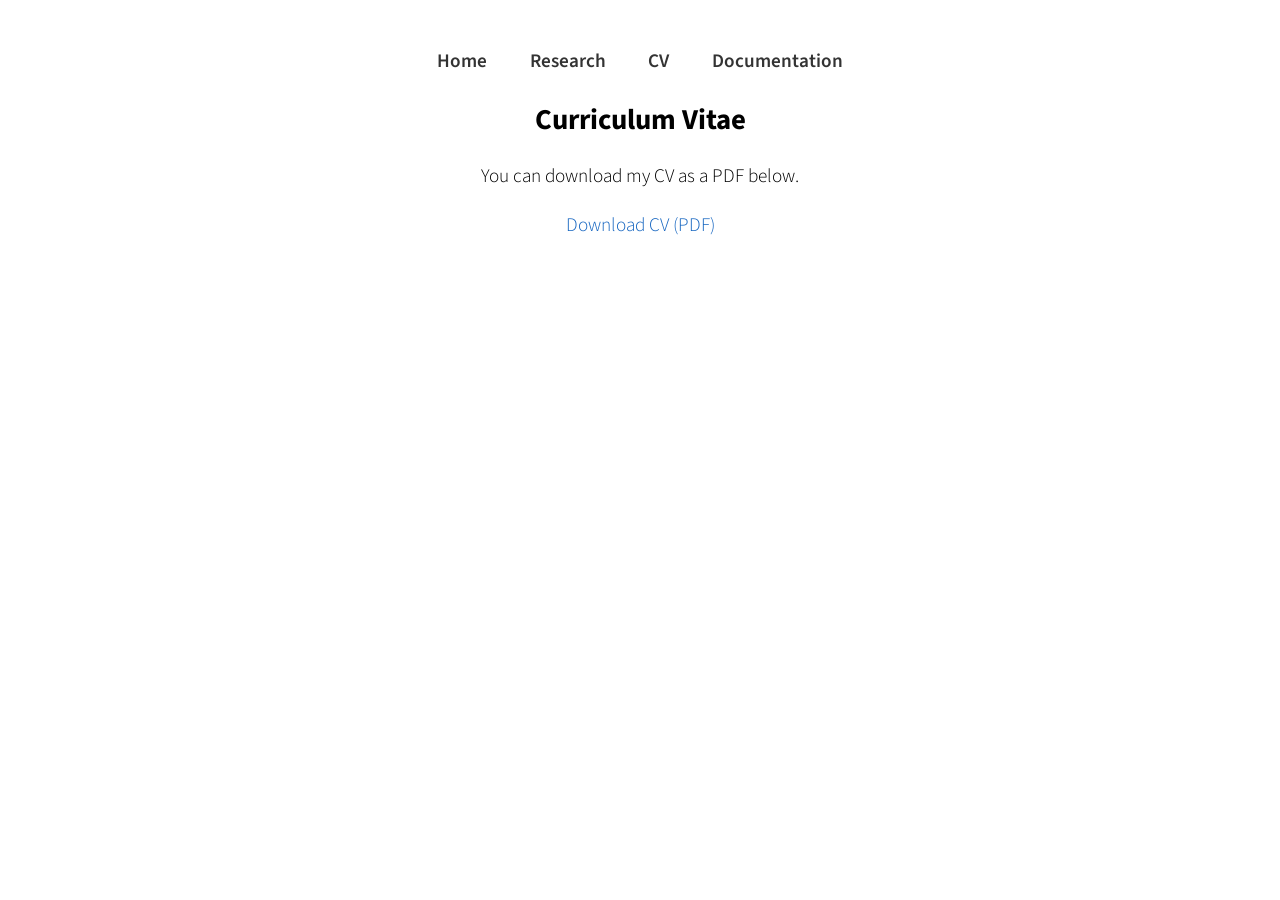
<file: cv.html>
<!DOCTYPE html>
<html lang="en">
  <head>
    <meta charset="utf-8" />
    <meta http-equiv="x-ua-compatible" content="ie=edge" />
    <meta name="viewport" content="width=device-width, initial-scale=1" />
    <title>CV | Landon C.L. Liu</title>
    <link rel="icon" type="image/png" href="favicon.png" sizes="32x32" />
    <link rel="stylesheet" href="main.css" />
    <link rel="preconnect" href="https://fonts.googleapis.com" />
    <link rel="preconnect" href="https://fonts.gstatic.com" crossorigin />
    <link href="https://fonts.googleapis.com/css2?family=Source+Sans+Pro:wght@300;600&display=swap" rel="stylesheet" />
  </head>
  <body>
    <section id="content">
      <nav>
        <a href="index.html">Home</a>
        <a href="research.html">Research</a>
        <a href="cv.html">CV</a>
        <a href="documentation.html">Documentation</a>
      </nav>
      <h1>Curriculum Vitae</h1>
      <p>You can download my CV as a PDF below.</p>
      <p><a href="cv.pdf">Download CV (PDF)</a></p>
    </section>
  </body>
</html>
</file>
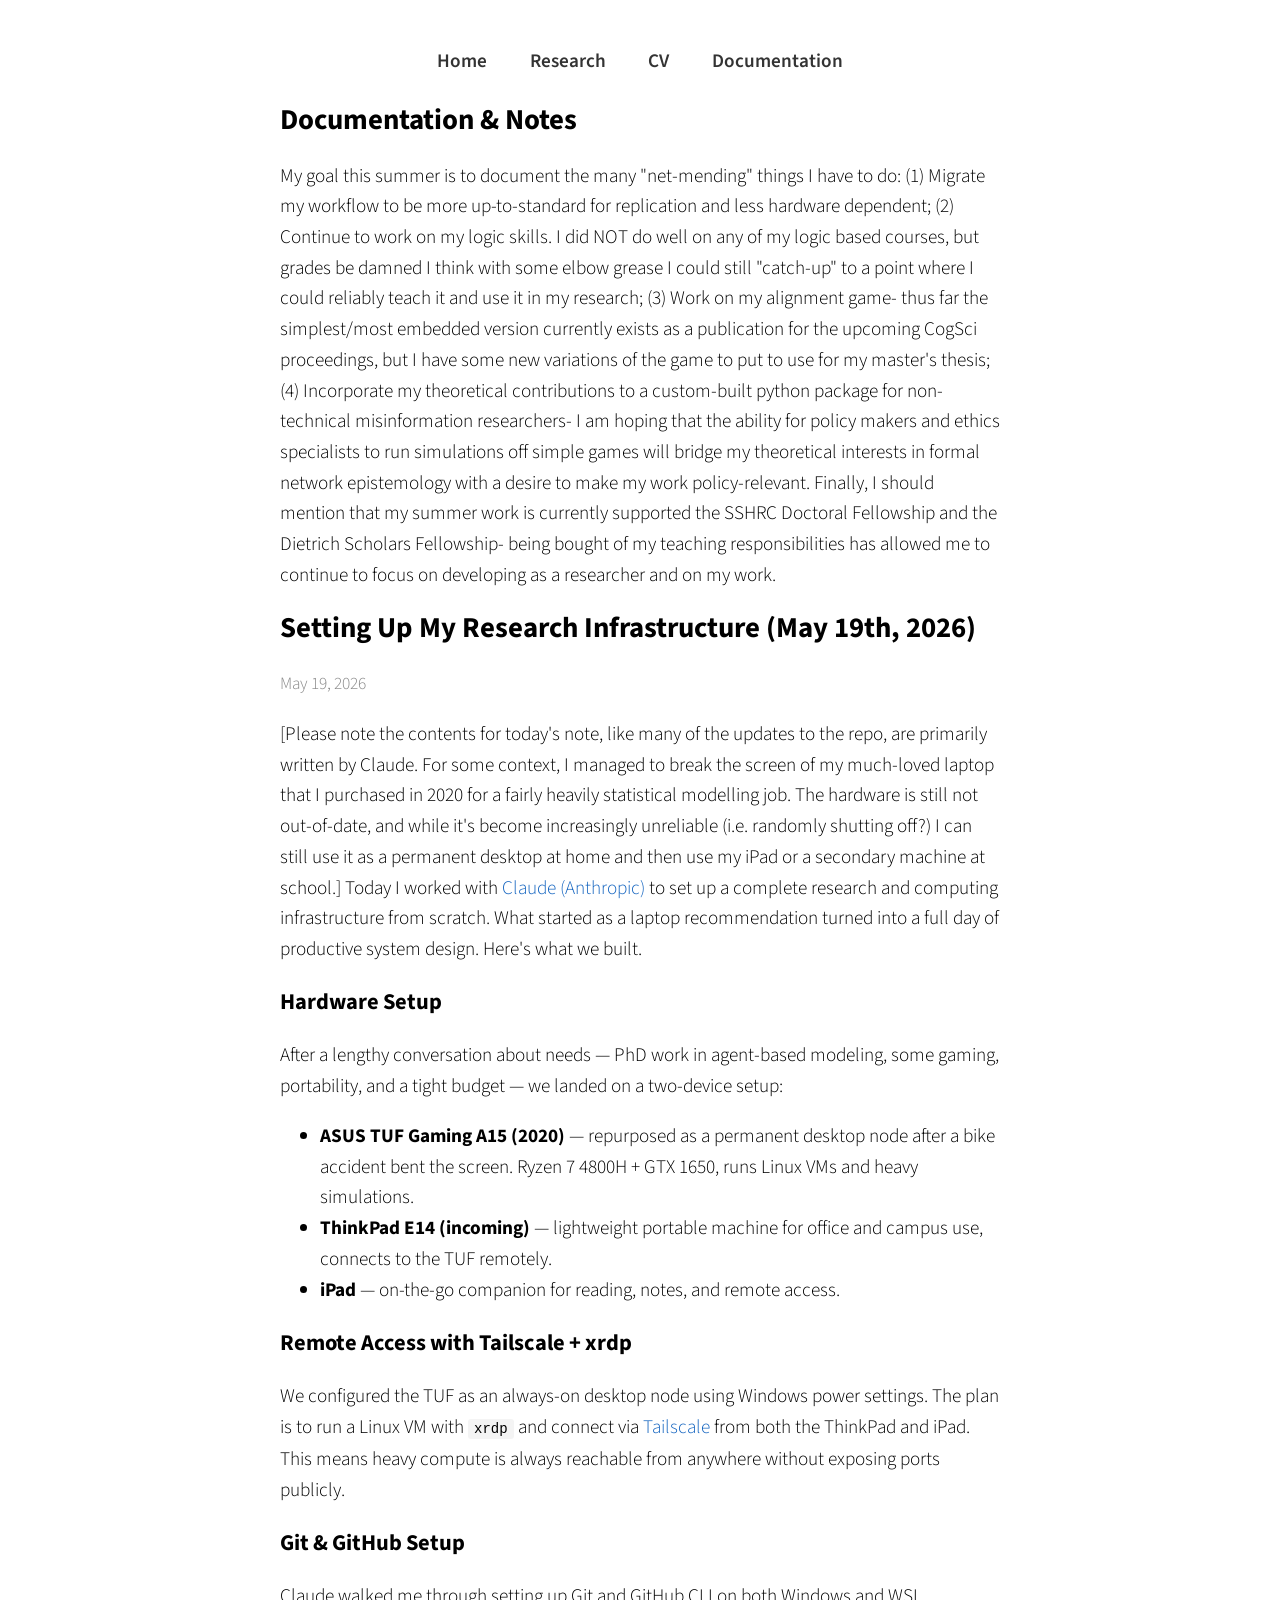
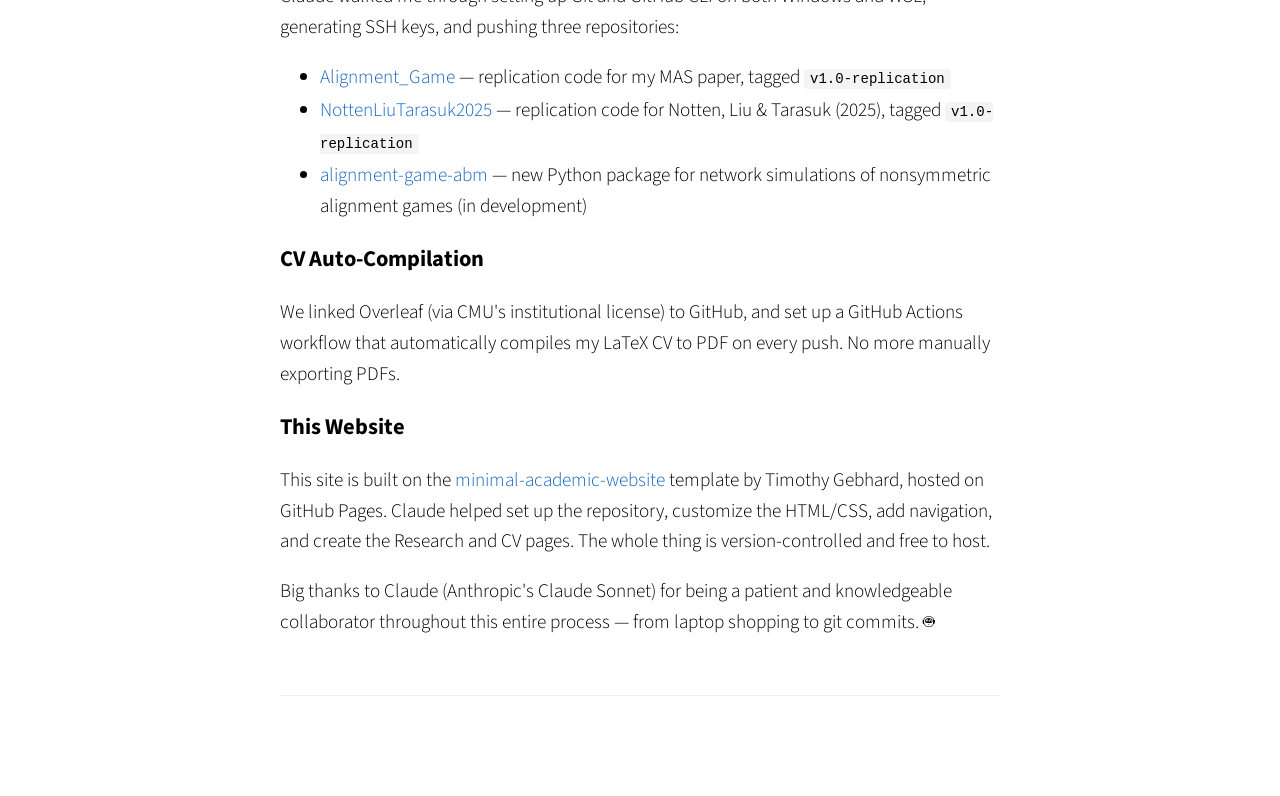
<file: documentation.html>
<!DOCTYPE html>
<html lang="en">
  <head>
    <meta charset="utf-8" />
    <meta http-equiv="x-ua-compatible" content="ie=edge" />
    <meta name="viewport" content="width=device-width, initial-scale=1" />
    <title>Documentation | Landon C.L. Liu</title>
    <link rel="icon" type="image/png" href="favicon.png" sizes="32x32" />
    <link rel="stylesheet" href="main.css" />
    <link rel="preconnect" href="https://fonts.googleapis.com" />
    <link rel="preconnect" href="https://fonts.gstatic.com" crossorigin />
    <link href="https://fonts.googleapis.com/css2?family=Source+Sans+Pro:wght@300;600&display=swap" rel="stylesheet" />
    <style>
      #content { text-align: left; }
      .post-date { color: #888; font-size: 0.9em; }
      .post { margin-bottom: 3em; border-bottom: 1px solid #eee; padding-bottom: 2em; }
      code { background: #f4f4f4; padding: 2px 6px; border-radius: 3px; font-size: 0.9em; }
    </style>
  </head>
  <body>
    <section id="content">
      <nav>
        <a href="index.html">Home</a>
        <a href="research.html">Research</a>
        <a href="cv.html">CV</a>
        <a href="documentation.html">Documentation</a>
      </nav>



      <h1>Documentation & Notes</h1>
      <p>My goal this summer is to document the many "net-mending" things I have to do: (1) Migrate my workflow to be more up-to-standard for replication and less hardware dependent; (2) Continue to work on my logic skills. I did NOT do well on any of my logic based courses, but grades be damned I think with some elbow grease I could still "catch-up" to a point where I could reliably teach it and use it in my research; (3) Work on my alignment game- thus far the simplest/most embedded version currently exists as a publication for the upcoming CogSci proceedings, but I have some new variations of the game to put to use for my master's thesis; (4) Incorporate my theoretical contributions to a custom-built python package for non-technical misinformation researchers- I am hoping that the ability for policy makers and ethics specialists to run simulations off simple games will bridge my theoretical interests in formal network epistemology with a desire to make my work policy-relevant. Finally, I should mention that my summer work is currently supported the SSHRC Doctoral Fellowship and the Dietrich Scholars Fellowship- being bought of my teaching responsibilities has allowed me to continue to focus on developing as a researcher and on my work.
      </p>

      <div class="post">
        <h2>Setting Up My Research Infrastructure (May 19th, 2026)</h2>
        <p class="post-date">May 19, 2026</p>

        <p>
          [Please note the contents for today's note, like many of the updates to the repo, are primarily written by Claude. For some context, I managed to break the screen of my much-loved laptop that I purchased in 2020 for a fairly heavily statistical modelling job. The hardware is still not out-of-date, and while it's become increasingly unreliable (i.e. randomly shutting off?) I can still use it as a permanent desktop at home and then use my iPad or a secondary machine at school.] Today I worked with <a href="https://claude.ai">Claude (Anthropic)</a> to set up a complete research and computing infrastructure from scratch. What started as a laptop recommendation turned into a full day of productive system design. Here's what we built.
        </p>

        <h3>Hardware Setup</h3>
        <p>
          After a lengthy conversation about needs — PhD work in agent-based modeling, some gaming, portability, and a tight budget — we landed on a two-device setup:
        </p>
        <ul style="text-align:left;">
          <li><strong>ASUS TUF Gaming A15 (2020)</strong> — repurposed as a permanent desktop node after a bike accident bent the screen. Ryzen 7 4800H + GTX 1650, runs Linux VMs and heavy simulations.</li>
          <li><strong>ThinkPad E14 (incoming)</strong> — lightweight portable machine for office and campus use, connects to the TUF remotely.</li>
          <li><strong>iPad</strong> — on-the-go companion for reading, notes, and remote access.</li>
        </ul>

        <h3>Remote Access with Tailscale + xrdp</h3>
        <p>
          We configured the TUF as an always-on desktop node using Windows power settings. The plan is to run a Linux VM with <code>xrdp</code> and connect via <a href="https://tailscale.com">Tailscale</a> from both the ThinkPad and iPad. This means heavy compute is always reachable from anywhere without exposing ports publicly.
        </p>

        <h3>Git & GitHub Setup</h3>
        <p>
          Claude walked me through setting up Git and GitHub CLI on both Windows and WSL, generating SSH keys, and pushing three repositories:
        </p>
        <ul style="text-align:left;">
          <li><a href="https://github.com/lclliu-tree/Alignment_Game">Alignment_Game</a> — replication code for my MAS paper, tagged <code>v1.0-replication</code></li>
          <li><a href="https://github.com/lclliu-tree/NottenLiuTarasuk2025">NottenLiuTarasuk2025</a> — replication code for Notten, Liu & Tarasuk (2025), tagged <code>v1.0-replication</code></li>
          <li><a href="https://github.com/lclliu-tree/alignment-game-abm">alignment-game-abm</a> — new Python package for network simulations of nonsymmetric alignment games (in development)</li>
        </ul>

        <h3>CV Auto-Compilation</h3>
        <p>
          We linked Overleaf (via CMU's institutional license) to GitHub, and set up a GitHub Actions workflow that automatically compiles my LaTeX CV to PDF on every push. No more manually exporting PDFs.
        </p>

        <h3>This Website</h3>
        <p>
          This site is built on the <a href="https://github.com/timothygebhard/minimal-academic-website">minimal-academic-website</a> template by Timothy Gebhard, hosted on GitHub Pages. Claude helped set up the repository, customize the HTML/CSS, add navigation, and create the Research and CV pages. The whole thing is version-controlled and free to host.
        </p>

        <p>
          Big thanks to Claude (Anthropic's Claude Sonnet) for being a patient and knowledgeable collaborator throughout this entire process — from laptop shopping to git commits. 🤖
        </p>
      </div>

    </section>
  </body>
</html>
</file>
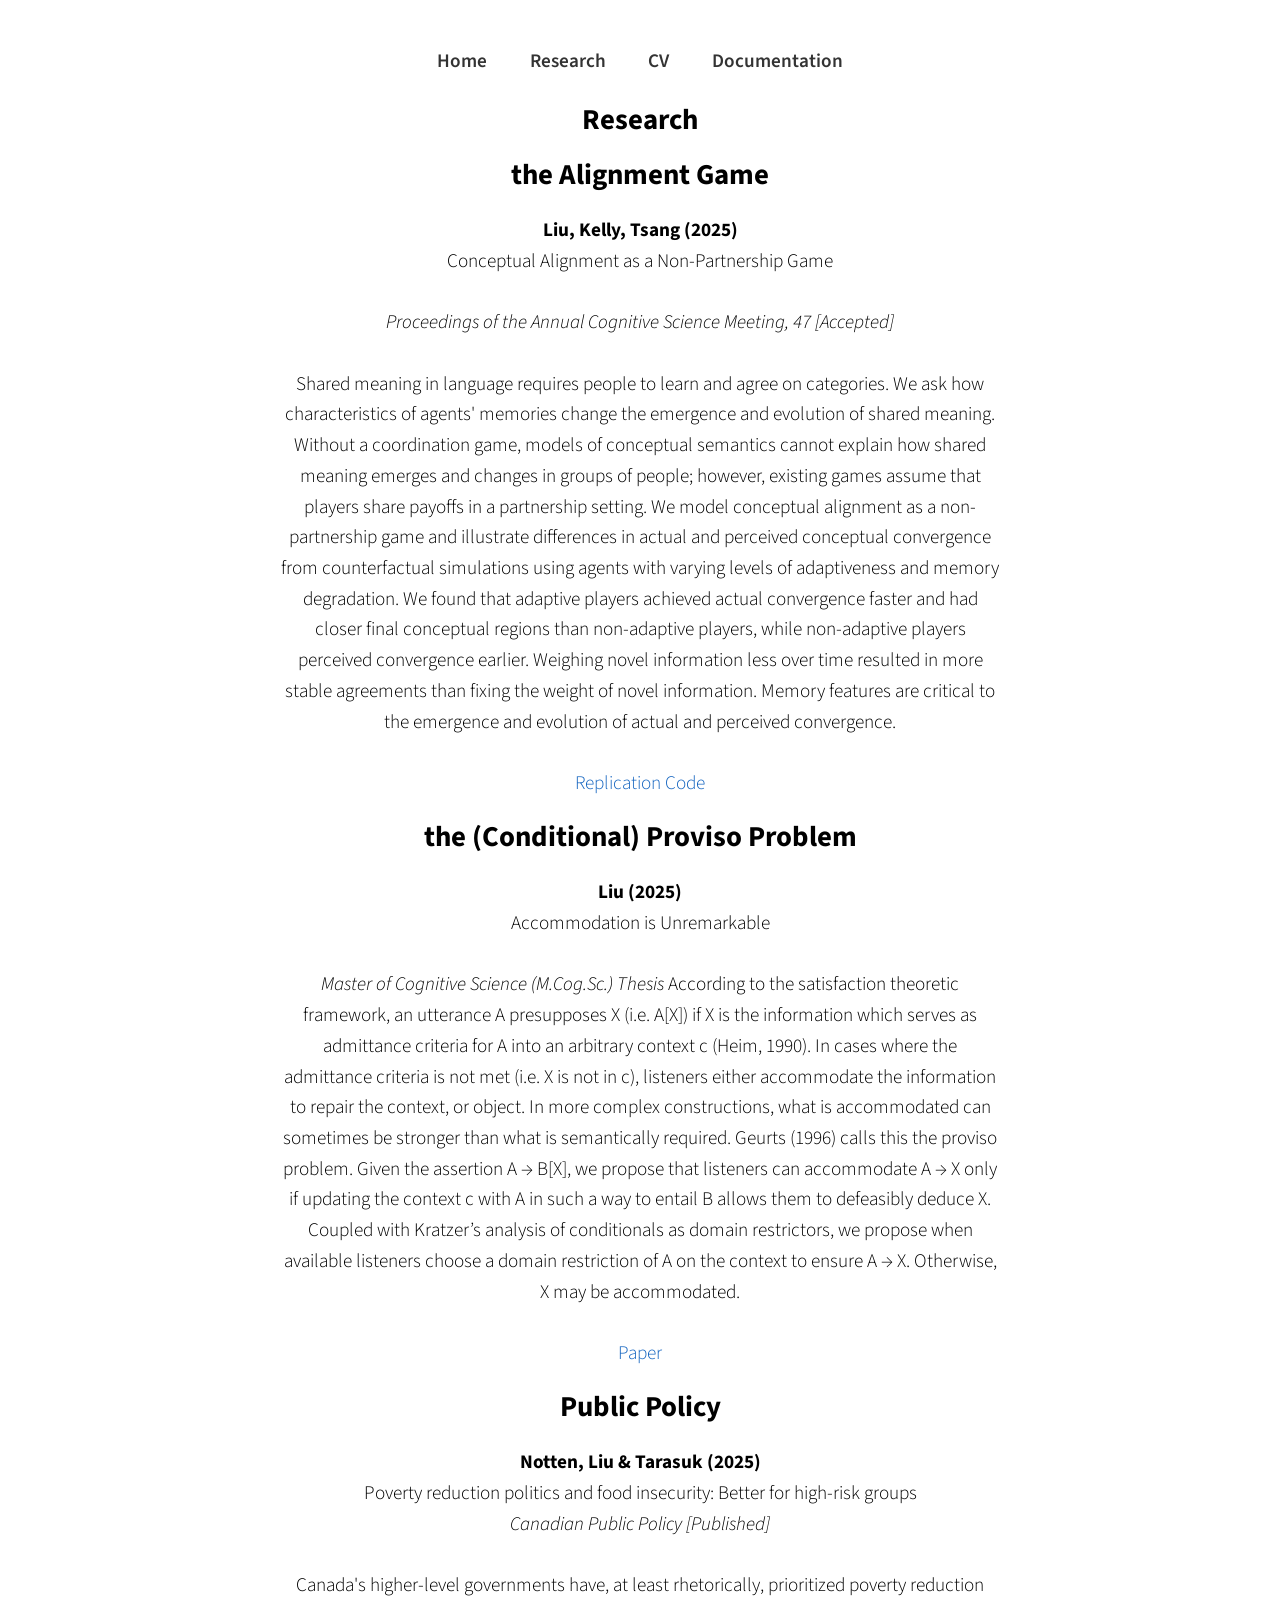
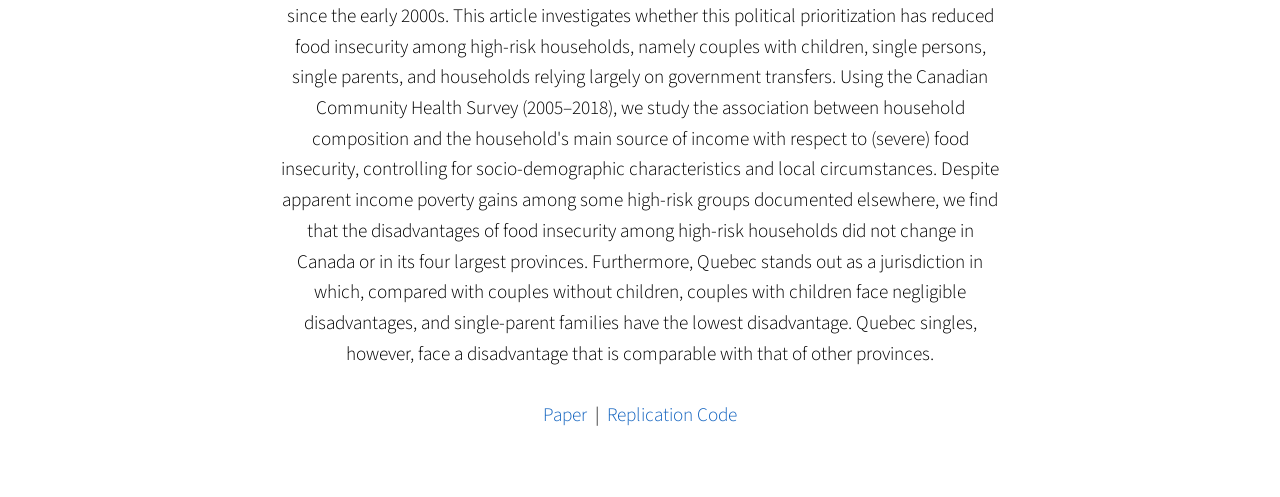
<file: research.html>
<!DOCTYPE html>
<html lang="en">
  <head>
    <meta charset="utf-8" />
    <meta http-equiv="x-ua-compatible" content="ie=edge" />
    <meta name="viewport" content="width=device-width, initial-scale=1" />
    <title>Research | Landon C.L. Liu</title>
    <link rel="icon" type="image/png" href="favicon.png" sizes="32x32" />
    <link rel="stylesheet" href="main.css" />
    <link rel="preconnect" href="https://fonts.googleapis.com" />
    <link rel="preconnect" href="https://fonts.gstatic.com" crossorigin />
    <link href="https://fonts.googleapis.com/css2?family=Source+Sans+Pro:wght@300;600&display=swap" rel="stylesheet" />
  </head>
  <body>
    <section id="content">
      <nav>
        <a href="index.html">Home</a>
        <a href="research.html">Research</a>
        <a href="cv.html">CV</a>
        <a href="documentation.html">Documentation</a>
      </nav>
      <h1>Research</h1>
      <h2>the Alignment Game</h2>
      <p>
        <strong>Liu, Kelly, Tsang (2025)</strong><br />
        Conceptual Alignment as a Non-Partnership Game<br /><br />
        <em>Proceedings of the Annual Cognitive Science Meeting, 47 [Accepted] </em><br /><br />
        Shared meaning in language requires people to learn and agree on categories. We ask how characteristics of agents' memories change the emergence and evolution of shared meaning. Without a coordination game, models of conceptual semantics cannot explain how shared meaning emerges and changes in groups of people; however, existing games assume that players share payoffs in a partnership setting. We model conceptual alignment as a non-partnership game and illustrate differences in actual and perceived conceptual convergence from counterfactual simulations using agents with varying levels of adaptiveness and memory degradation. We found that adaptive players achieved actual convergence faster and had closer final conceptual regions than non-adaptive players, while non-adaptive players perceived convergence earlier. Weighing novel information less over time resulted in more stable agreements than fixing the weight of novel information. Memory features are critical to the emergence and evolution of actual and perceived convergence.<br /><br />
        <a href="https://github.com/lclliu-tree/Alignment_Game">Replication Code</a>
      </p>

      <h2>the (Conditional) Proviso Problem</h2>
      <p>
      <strong> Liu (2025)</strong><br />
      Accommodation is Unremarkable<br /><br />
      <em> Master of Cognitive Science (M.Cog.Sc.) Thesis </em>
      According to the satisfaction theoretic framework, an utterance A presupposes X (i.e. A[X]) if X is the information which serves as admittance criteria for A into an arbitrary context c (Heim, 1990). In cases where the admittance criteria is not met (i.e. X is not in c), listeners either accommodate the information to repair the context, or object. In more complex constructions, what is accommodated can sometimes be stronger than what is semantically required. Geurts (1996) calls this the proviso problem. Given the assertion A → B[X], we propose that listeners can accommodate A → X only if updating the context c with A in such a way to entail B allows them to defeasibly deduce X. Coupled with Kratzer’s analysis of conditionals as domain restrictors, we propose when available listeners choose a domain restriction of A on the context to ensure A → X. Otherwise, X may be accommodated.<br /> <br />
      <a href="https://hdl.handle.net/20.500.14718/44890">Paper</a>
      </p>

      <h2>Public Policy</h2>
      <p>
        <strong>Notten, Liu &amp; Tarasuk (2025)</strong><br />
        Poverty reduction politics and food insecurity: Better for high-risk groups<br />
        <em>Canadian Public Policy [Published]</em><br /><br />
        Canada's higher-level governments have, at least rhetorically, prioritized poverty reduction since the early 2000s. This article investigates whether this political prioritization has reduced food insecurity among high-risk households, namely couples with children, single persons, single parents, and households relying largely on government transfers. Using the Canadian Community Health Survey (2005–2018), we study the association between household composition and the household's main source of income with respect to (severe) food insecurity, controlling for socio-demographic characteristics and local circumstances. Despite apparent income poverty gains among some high-risk groups documented elsewhere, we find that the disadvantages of food insecurity among high-risk households did not change in Canada or in its four largest provinces. Furthermore, Quebec stands out as a jurisdiction in which, compared with couples without children, couples with children face negligible disadvantages, and single-parent families have the lowest disadvantage. Quebec singles, however, face a disadvantage that is comparable with that of other provinces.<br /><br />
        <a href="https://utppublishing.com/doi/10.3138/cpp.2024-028">Paper</a> &nbsp;|&nbsp;
        <a href="https://github.com/lclliu-tree/NottenLiuTarasuk2025">Replication Code</a>
      </p>

    </section>
  </body>
</html>
</file>
<file: main.css>
html {
    font-family: 'Source Sans Pro', sans-serif;
    font-size: larger;
    font-weight: 300;
}
a {
    text-decoration: none;
    color: #1565c0;
}
a:hover {
    color: #217ee7;
}
#content {
    max-width: 720px;
    margin: 0 auto;
    padding: 2em 1.5em;
    text-align: center;
    line-height: 1.6em;
}
.avatar {
    border-radius: 50%;
    width: 150px;
}
.icons {
    list-style-type: none;
    font-size: xx-large;
    padding: 0;
    display: flex;
    justify-content: space-between;
    width: 80%;
    max-width: 320px;
    margin: 1em auto;
}
.icons li {
    display: inline;
    width: 42px;
}
.icons a {
    color: black;
}
.icons a:hover {
    color: #1565c0;
}
nav {
    margin-bottom: 1.5em;
    text-align: center;
}
nav a {
    margin: 0 1em;
    text-decoration: none;
    font-weight: 600;
    color: #333;
}
nav a:hover {
    text-decoration: underline;
}
</file>
